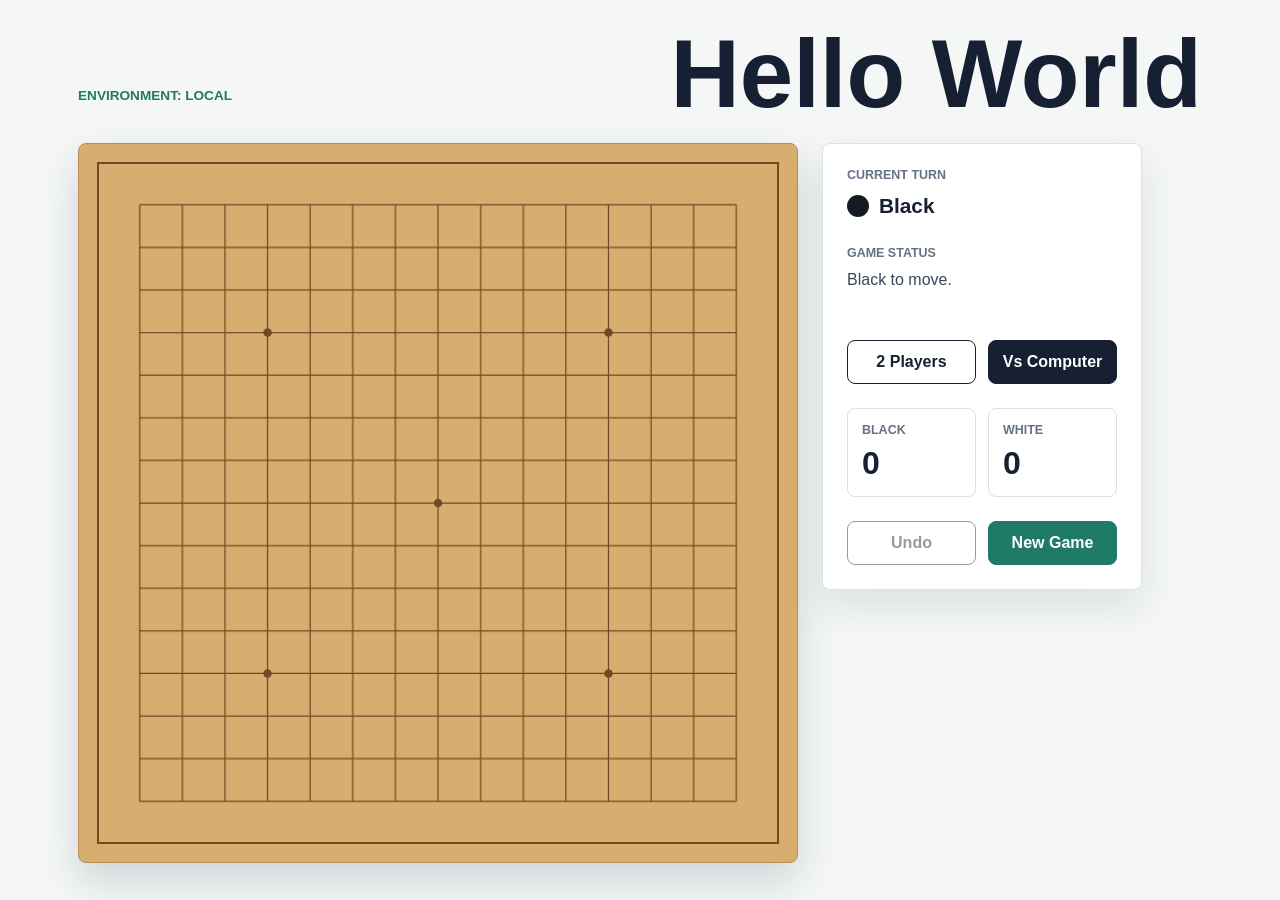
<file: index.html>
<!doctype html>
<html lang="en">
  <head>
    <meta charset="utf-8">
    <meta name="viewport" content="width=device-width, initial-scale=1">
    <title>Hello World Web App</title>
    <link rel="stylesheet" href="./styles.css">
  </head>
  <body>
    <main class="game-shell">
      <section class="game-header" aria-labelledby="page-title">
        <p id="environment-label">Environment: local</p>
        <h1 id="page-title">Hello World</h1>
      </section>

      <section class="game-layout" aria-label="Gomoku game">
        <div class="board-wrap">
          <canvas id="board" class="board" width="900" height="900" aria-label="Gomoku board"></canvas>
        </div>

        <aside class="status-panel" aria-label="Game controls">
          <div>
            <p class="panel-label">Current Turn</p>
            <div id="turn-label" class="turn-label">
              <span class="stone-preview black"></span>
              Black
            </div>
          </div>

          <div>
            <p class="panel-label">Game Status</p>
            <p id="status-message" class="status-message">Black moves first.</p>
          </div>

          <div class="mode-row" aria-label="Game mode">
            <button id="human-mode-button" type="button">2 Players</button>
            <button id="computer-mode-button" type="button">Vs Computer</button>
          </div>

          <div class="score-row" aria-label="Score">
            <div>
              <span class="score-label">Black</span>
              <strong id="black-score">0</strong>
            </div>
            <div>
              <span class="score-label">White</span>
              <strong id="white-score">0</strong>
            </div>
          </div>

          <div class="actions">
            <button id="undo-button" type="button">Undo</button>
            <button id="reset-button" type="button">New Game</button>
          </div>
        </aside>
      </section>
    </main>
    <script src="./config.js"></script>
    <script src="./app.js"></script>
  </body>
</html>
</file>
<file: styles.css>
body {
  margin: 0;
  min-height: 100vh;
  box-sizing: border-box;
  font-family: Arial, Helvetica, sans-serif;
  color: #172033;
  background: #f4f7f6;
}

*,
*::before,
*::after {
  box-sizing: inherit;
}

.game-shell {
  width: min(1180px, 100%);
  min-height: 100vh;
  margin: 0 auto;
  padding: 28px;
}

.game-header {
  display: flex;
  align-items: end;
  justify-content: space-between;
  gap: 24px;
  margin-bottom: 24px;
}

#environment-label {
  margin: 0 0 16px;
  color: #1f7a68;
  font-size: 0.85rem;
  font-weight: 700;
  text-transform: uppercase;
}

h1 {
  margin: 0;
  font-size: clamp(2.5rem, 9vw, 6rem);
  line-height: 0.95;
}

.game-layout {
  display: grid;
  grid-template-columns: minmax(300px, 720px) minmax(240px, 320px);
  gap: 24px;
  align-items: start;
}

.board-wrap {
  width: 100%;
  aspect-ratio: 1;
  padding: 18px;
  border: 1px solid #b88d56;
  border-radius: 8px;
  background: #d7ad70;
  box-shadow: 0 18px 42px rgba(23, 32, 51, 0.16);
}

.board {
  display: block;
  width: 100%;
  height: 100%;
  border: 2px solid #6f4a24;
  border-radius: 0;
  cursor: crosshair;
}

.stone,
.stone-preview {
  display: inline-block;
  border-radius: 50%;
  aspect-ratio: 1;
}

.stone {
  width: 72%;
  box-shadow: inset -5px -7px 12px rgba(0, 0, 0, 0.22), 0 5px 10px rgba(23, 32, 51, 0.22);
}

.stone.black,
.stone-preview.black {
  background: #151922;
}

.stone.white,
.stone-preview.white {
  border: 1px solid #ccd3dc;
  background: #f8fafc;
}

.status-panel {
  padding: 24px;
  border: 1px solid #d8e0ea;
  border-radius: 8px;
  background: #ffffff;
  box-shadow: 0 18px 42px rgba(23, 32, 51, 0.10);
}

.panel-label,
.score-label {
  display: block;
  margin: 0 0 8px;
  color: #657184;
  font-size: 0.78rem;
  font-weight: 700;
  text-transform: uppercase;
}

.turn-label {
  display: flex;
  align-items: center;
  gap: 10px;
  min-height: 32px;
  margin-bottom: 24px;
  font-size: 1.3rem;
  font-weight: 700;
}

.stone-preview {
  width: 22px;
}

.status-message {
  min-height: 48px;
  margin: 0 0 24px;
  color: #39465a;
  line-height: 1.5;
}

.mode-row {
  display: grid;
  grid-template-columns: 1fr 1fr;
  gap: 12px;
  margin-bottom: 24px;
}

.mode-row button.active {
  color: #ffffff;
  background: #172033;
}

.score-row {
  display: grid;
  grid-template-columns: 1fr 1fr;
  gap: 12px;
  margin-bottom: 24px;
}

.score-row div {
  padding: 14px;
  border: 1px solid #d8e0ea;
  border-radius: 8px;
}

.score-row strong {
  font-size: 2rem;
}

.actions {
  display: grid;
  grid-template-columns: 1fr 1fr;
  gap: 12px;
}

button {
  min-height: 44px;
  border: 1px solid #172033;
  border-radius: 8px;
  color: #172033;
  background: #ffffff;
  font: inherit;
  font-weight: 700;
}

button:hover:not(:disabled) {
  background: #edf3f1;
}

button:disabled {
  cursor: not-allowed;
  opacity: 0.45;
}

#reset-button {
  color: #ffffff;
  background: #1f7a68;
  border-color: #1f7a68;
}

#reset-button:hover {
  background: #196554;
}

@media (max-width: 860px) {
  .game-shell {
    padding: 18px;
  }

  .game-header {
    display: block;
  }

  .game-layout {
    grid-template-columns: 1fr;
  }

  .board-wrap {
    padding: 10px;
  }
}
</file>
